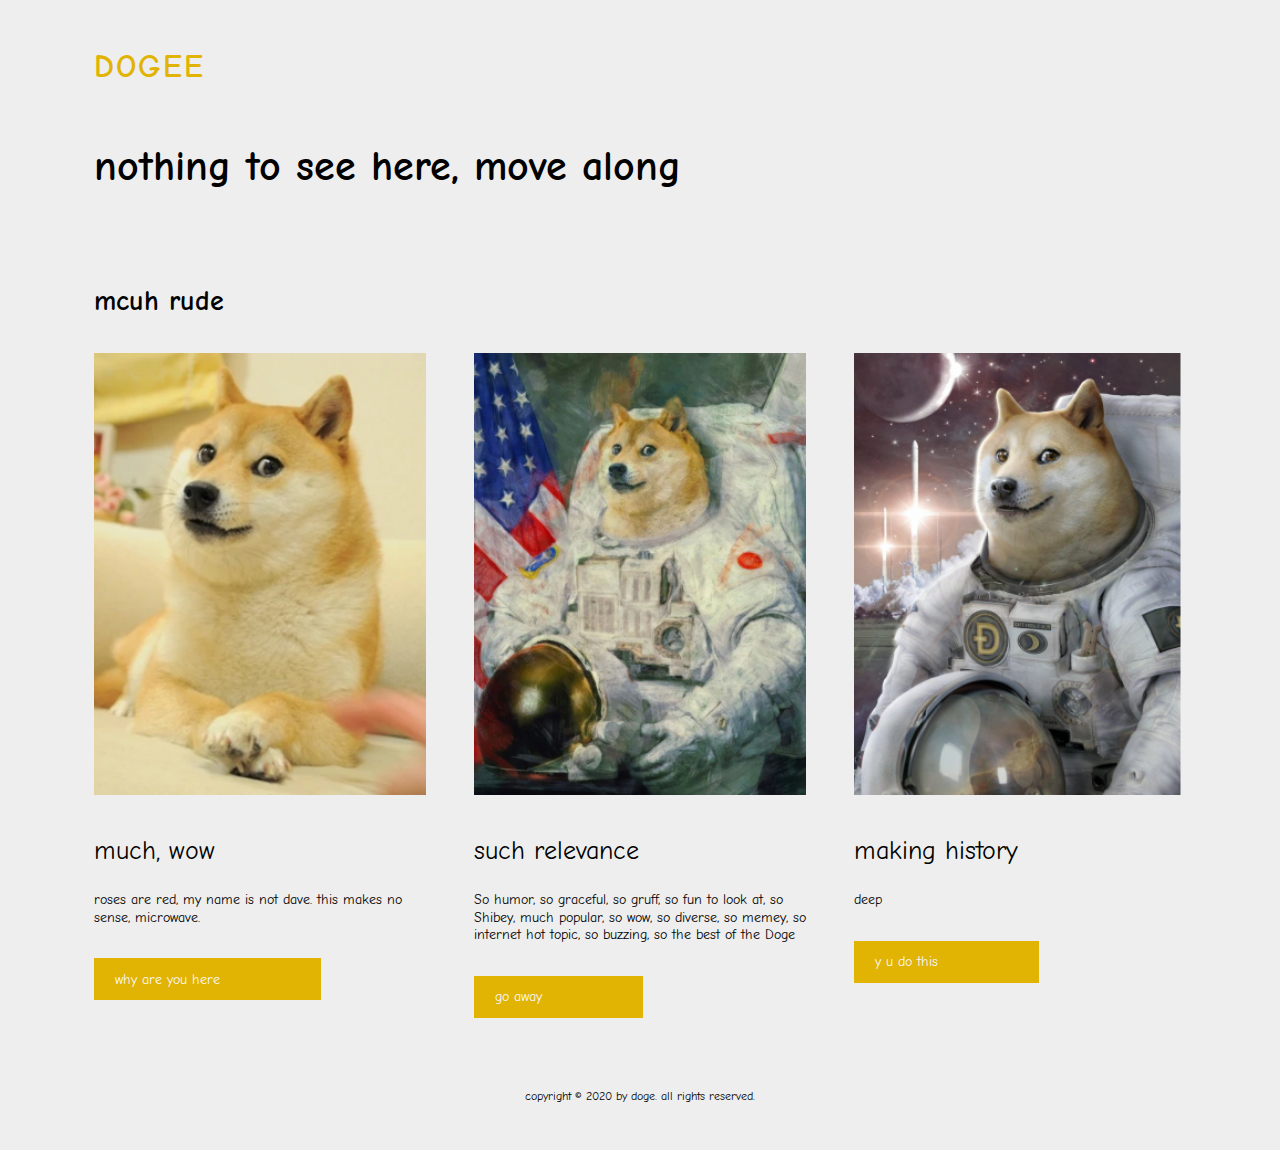
<file: index.html>
<!DOCTYPE html>
<html>
    <head>
        <title>doge best coin</title>
        <link rel="stylesheet" href="style.css" />
        <link
            href="https://fonts.googleapis.com/css2?family=Comic+Neue:wght@400;700&display=swap"
            rel="stylesheet"
        />
        <link
            href="https://fonts.googleapis.com/icon?family=Material+Icons"
            rel="stylesheet"
        />
    </head>
    <body>
        <div class="site-wrapper">
            <div class="container">
                <nav class="nav-w">
                    <div class="nav-items">
                        <a href="index.html" class="logo">dogee</a>
                    </div>
                </nav>
                <div class="home-w">
                    <header class="hero-title-w">
                        <h1 id="hero-title">nothing to see here, move along</h1>
                    </header>
                    <div class="content-w">
                        <header class="featured-title">
                            <h2>mcuh rude</h2>
                        </header>
                        <section class="featured-w">
                            <div class="featured">
                                <div class="featured-image-wrap">
                                    <img
                                        class="featured-image"
                                        src="images/doge-image-01.png"
                                    />
                                </div>
                                <div
                                    class="featured-content"
                                    id="featured-content-1"
                                >
                                    <h3>much, wow</h3>
                                    <p>
                                        roses are red, my name is not dave. this
                                        makes no sense, microwave.
                                    </p>
                                    <div class="btn-w">
                                        <a class="btn" href="blog-post.html">
                                            <i class="material-icons md-18"
                                                >east</i
                                            >why are you here
                                        </a>
                                    </div>
                                </div>
                            </div>
                            <div class="featured">
                                <div class="featured-image-wrap">
                                    <img
                                        class="featured-image"
                                        src="images/doge-image-02.png"
                                    />
                                </div>
                                <div
                                    class="featured-content"
                                    id="featured-content-2"
                                >
                                    <h3>such relevance</h3>
                                    <p>
                                        So humor, so graceful, so gruff, so fun
                                        to look at, so Shibey, much popular, so
                                        wow, so diverse, so memey, so internet
                                        hot topic, so buzzing, so the best of
                                        the Doge
                                    </p>
                                    <div class="btn-w">
                                        <a class="btn" href="blog-post.html">
                                            <i class="material-icons md-18"
                                                >east</i
                                            >go away
                                        </a>
                                    </div>
                                </div>
                            </div>
                            <div class="featured">
                                <div class="featured-image-wrap">
                                    <img
                                        class="featured-image"
                                        src="images/doge-image-03.png"
                                    />
                                </div>
                                <div
                                    class="featured-content"
                                    id="featured-content-3"
                                >
                                    <h3>making history</h3>
                                    <p>deep</p>
                                    <div class="btn-w">
                                        <a class="btn" href="blog-post.html">
                                            <i class="material-icons md-18"
                                                >east</i
                                            >y u do this
                                        </a>
                                    </div>
                                </div>
                            </div>
                        </section>
                    </div>
                    <div class="footer-wrapper">
                        <footer class="footer">
                            <p class="caption">
                                copyright © 2020 by doge. all rights reserved.
                            </p>
                        </footer>
                    </div>
                </div>
            </div>
        </div>
    </body>
</html>
</file>
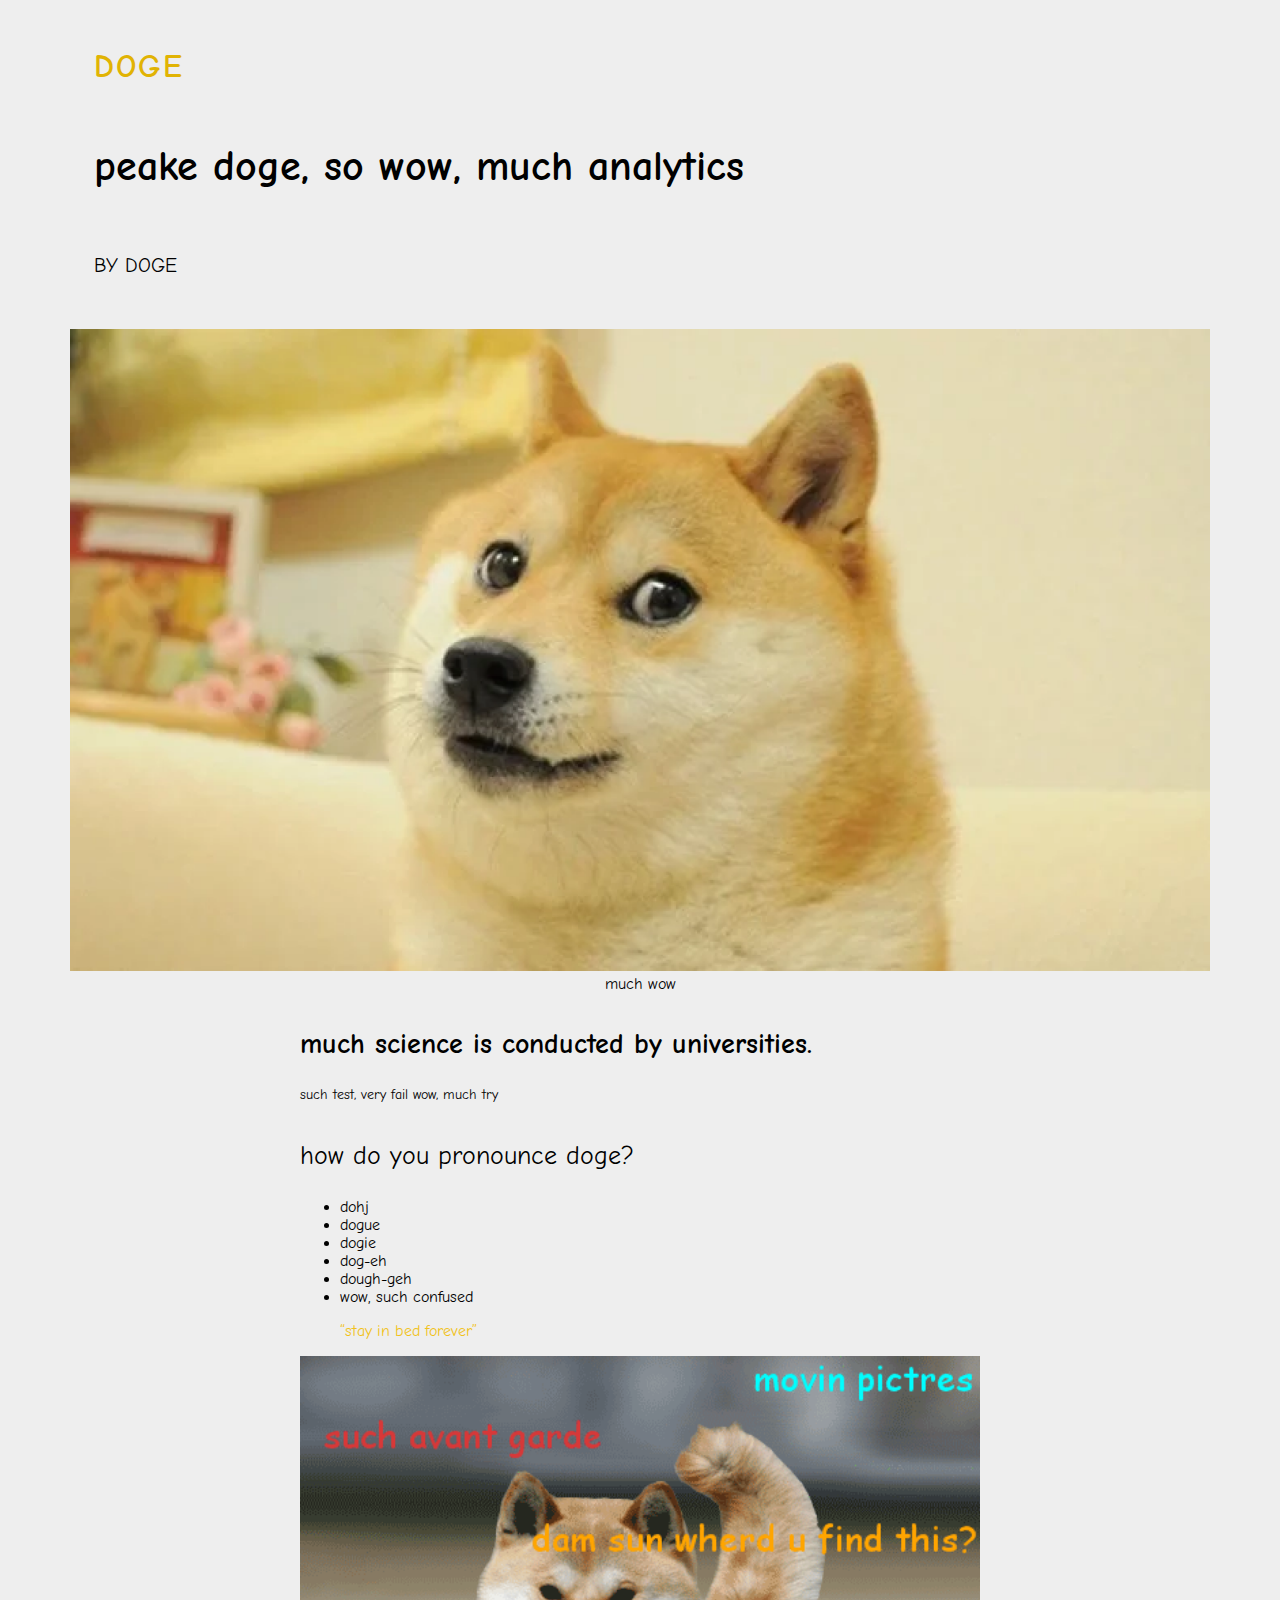
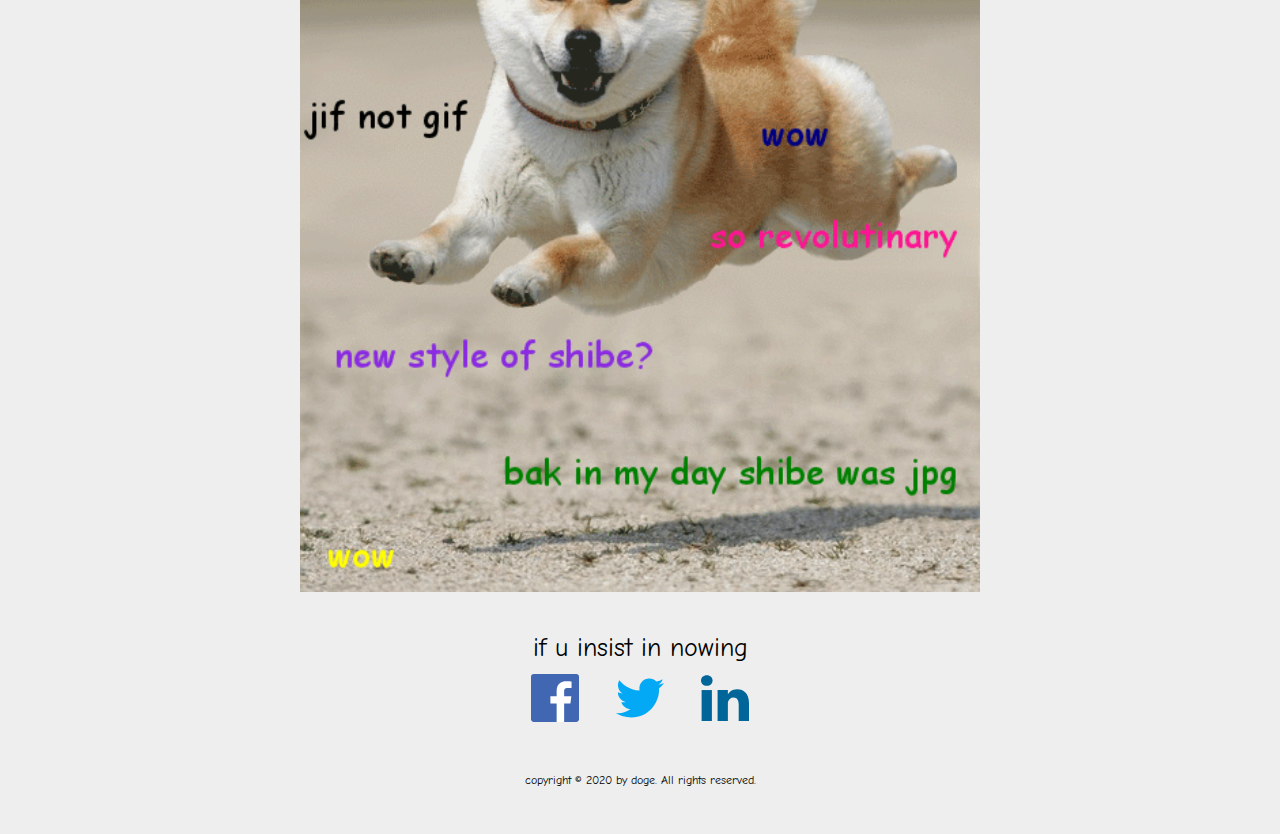
<file: blog-post.html>
<!DOCTYPE html>
<html>
    <head>
        <title>doge best coin</title>
        <link rel="stylesheet" href="style.css" />
        <link
            href="https://fonts.googleapis.com/css2?family=Comic+Neue:wght@400;700&display=swap"
            rel="stylesheet"
        />
        <link
            href="https://fonts.googleapis.com/icon?family=Material+Icons"
            rel="stylesheet"
        />
    </head>
    <body>
        <div class="site-wrapper">
            <div class="container">
                <nav class="nav-w">
                    <div class="nav-items">
                        <a href="index.html" class="logo">Doge</a>
                    </div>
                </nav>
                <article class="home-w">
                    <header class="hero-title-w">
                        <h1 id="hero-title">
                            peake doge, so wow, much analytics
                        </h1>
                        <h4>by doge</h4>
                    </header>
                    <section class="content-w">
                        <figure class="blog-image-w">
                            <img
                                class="blog-image"
                                src="images/doge-large-image-01.png"
                            />
                            <figcaption>much wow</figcaption>
                        </figure>

                        <div class="blog-content-w">
                            <div class="blog-title">
                                <h2>
                                    much science is conducted by universities.
                                </h2>
                            </div>
                            <div class="blog-content">
                                <p>such test, very fail wow, much try</p>
                                <div class="quote-w">
                                    <h3>how do you pronounce doge?</h3>
                                    <ul>
                                        <li>dohj</li>
                                        <li>dogue</li>
                                        <li>dogie</li>
                                        <li>dog-eh</li>
                                        <li>dough-geh</li>
                                        <li>wow, such confused</li>
                                    </ul>
                                    <blockquote>
                                        <q>stay in bed forever</q>
                                    </blockquote>
                                </div>
                                <figure class="blog-image-w-gif">
                                    <img
                                        class="blog-image"
                                        src="images/doge-hover-01.gif"
                                    />
                                </figure>
                            </div>
                        </div>
                        <div class="social-w">
                            <div class="social-item">
                                <h3>if u insist in nowing</h3>
                                <div class="social">
                                    <a
                                        class="social-link"
                                        href="https://www.facebook.com"
                                        ><img
                                            src="images/icons/002-facebook.svg"
                                    /></a>
                                    <a
                                        class="social-link"
                                        href="https://www.twitter.com"
                                        ><img
                                            src="images/icons/001-twitter.svg"
                                    /></a>
                                    <a
                                        class="social-link"
                                        href="https://www.linkedin.com"
                                        ><img
                                            src="images/icons/003-linkedin.svg"
                                    /></a>
                                </div>
                            </div>
                        </div>
                    </section>
                    <div class="footer-wrapper">
                        <footer class="footer">
                            <p class="caption">
                                copyright © 2020 by doge. All rights reserved.
                            </p>
                        </footer>
                    </div>
                </article>
            </div>
        </div>
    </body>
</html>
</file>
<file: style.css>
html {
    font-family: "Comic Neue", sans-serif;
}
body {
    background-color: #eee;
    color: #121212;
    font-size: 16px;
    margin: unset;
}
h1 {
    font-size: 2.625em;
    line-height: 2.75em;
    font-weight: 700;
}
h2 {
    font-size: 1.75em;
    line-height: 2em;
    font-weight: 700;
    margin-bottom: unset;
}
h3 {
    font-size: 1.625em;
    line-height: 2em;
    font-weight: 400;
    margin-bottom: unset;
}
h4 {
    font-size: 1.25em;
    line-height: 1.5em;
    font-weight: 400;
    text-transform: uppercase;
}
p {
    font-size: 0.875em;
    line-height: 1.25em;
    font-weight: 400;
}
.caption {
    font-size: 0.75em;
    line-height: 1em;
    font-weight: 400;
}
a {
    color: #4589ff;
}
/* button */
.btn {
    align-items: center;
    background-color: #e1b303;
    border: unset;
    color: #f9f9f9;
    display: inline-flex;
    flex-direction: row-reverse;
    font-size: 0.875em;
    line-height: 1.5em;
    padding: 0.75em 1.5em;
    text-decoration: unset;
}
.btn:hover {
    background-image: linear-gradient(
        90deg,
        #00c0ff 0%,
        #ffcf00 49%,
        #fc4f4f 80%,
        #00c0ff 100%
    );
    animation: slidebg 5s linear infinite;
}
.material-icons.md-18 {
    font-size: 1.125em;
    padding-left: 1em;
}
.btn-w {
    margin-top: 2em;
}
/* homepage hero  wrapper */
.container {
    width: 100%;
    max-width: 71.25em;
    margin: 0 auto;
}
.nav-w {
    margin: 3em 0 0;
    padding: 0 1.5em;
}
/* logo */
a.logo {
    color: #e1b303;
    font-size: 2em;
    font-weight: 700;
    letter-spacing: 0.0625em;
    text-decoration: unset;
    text-transform: uppercase;
}
/* hero content */
.home-w {
    color: #000;
}
.hero-title-w {
    margin: 1.5em 1.5em 3em 1.5em;
}
#hero-title {
    margin: unset;
}
.featured-title {
    padding-left: 1.5em;
}
.featured-w {
    display: grid;
    grid-template-columns: repeat(3, 1fr);
}
.featured {
    padding: 1.5em;
}
figure {
    margin: unset;
}
.featured-image {
    width: 100%;
}
.blog-image {
    width: 100%;
}
.blog-content-w {
    padding: 0 1.5em;
    margin: 0 auto;
    max-width: 42.5em;
}
.blog-image-w-gif {
    width: 100%;
}
figcaption {
    text-align: center;
}
q {
    color: #f1c21b;
}
/* social */
.social-item {
    text-align: center;
}
.social-link img {
    max-width: 3em;
    padding: 0 1em;
}
/* footer */
.footer {
    margin: 3em auto;
    text-align: center;
}
/* responsive edits */
@media screen and (max-width: 47.9375em) {
    .container {
        text-align: left;
    }
    .featured-w {
        display: grid;
        grid-template-columns: repeat(2, 1fr);
        grid-template-rows: repeat(2, 1fr);
    }
    h1 {
        font-size: 1.6875em;
        line-height: 2.25em;
        font-weight: 700;
    }
    h2 {
        font-size: 1.5em;
        line-height: 1.75em;
        font-weight: 700;
    }
    h3 {
        font-size: 1.3125em;
        line-height: 1.75em;
        font-weight: 400;
    }
    p {
        font-size: 0.9375em;
        line-height: 1.25em;
        font-weight: 400;
    }
    .caption {
        font-size: 0.8125em;
        line-height: 1.25em;
        font-weight: 400;
    }
}
@media screen and (max-width: 29.875em) {
    .container {
        text-align: center;
    }
    .featured-w {
        display: grid;
        grid-template-columns: unset;
    }
    .hero-title-w {
        margin: 1.5em 0 3em 0;
    }
    .featured-title {
        padding-left: unset;
    }
}
</file>
